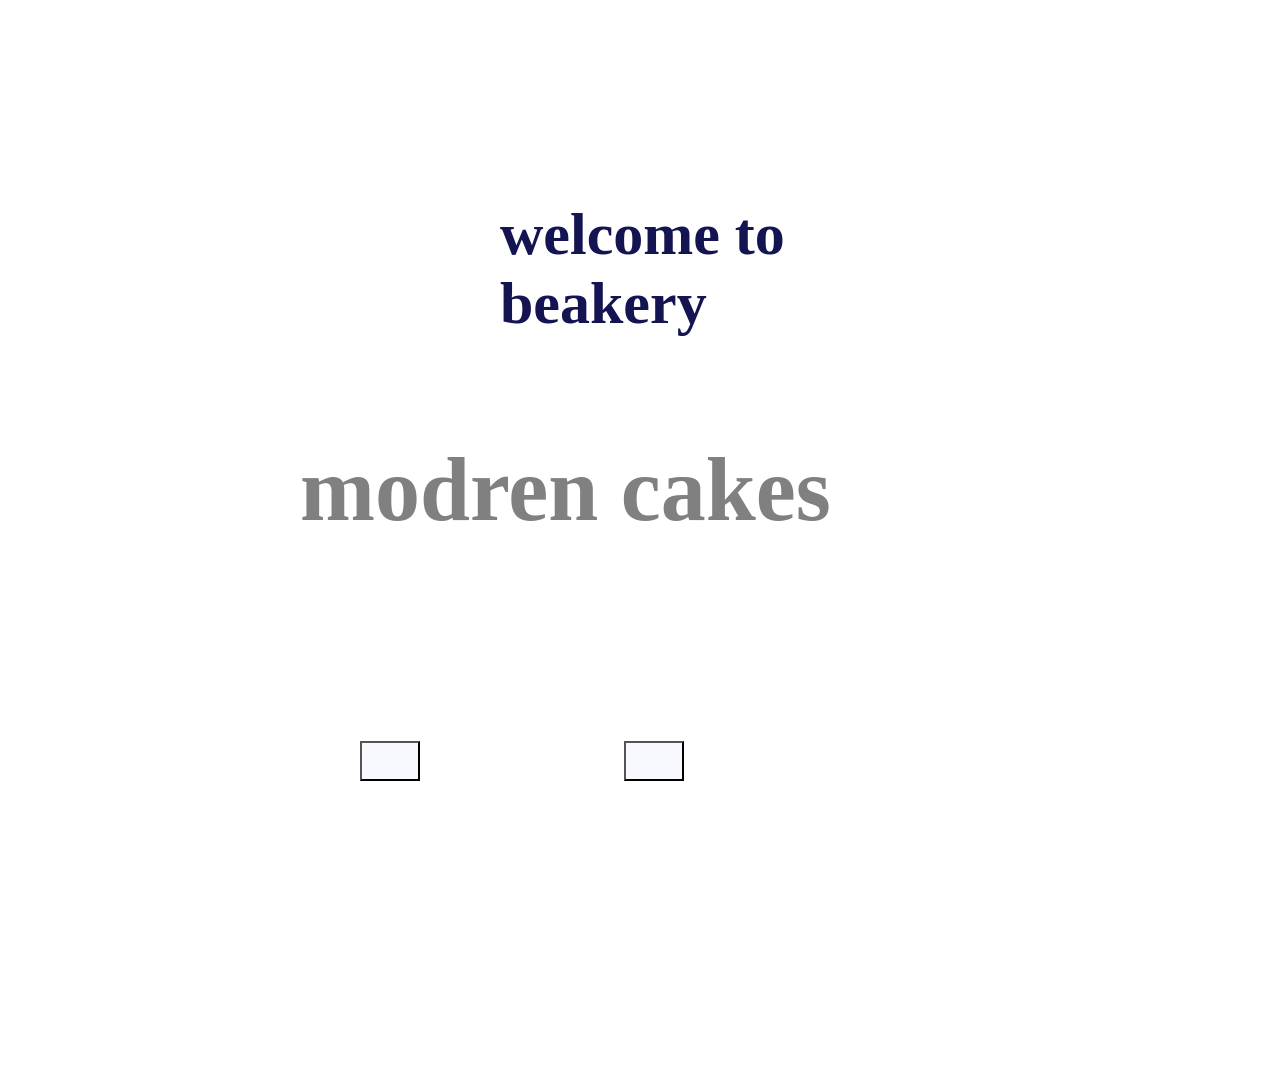
<file: index.html>
<!DOCTYPE html>
<html lang="en">
<head>
    <meta charset="UTF-8">
    <meta name="viewport" content="width=device-width, initial-scale=1.0">
    <title></title>
    <link rel="stylesheet" href="style.css">
</head>
<body>
    <h1 id="text1">welcome to beakery</h1>
    <h1 id="text2">modren cakes</h1>
    <button style="margin-left: 160px;"><a href="register.html">register</a></button>
    <button><a href="login.html">login</a></button>
    
</body>
</html>
</file>
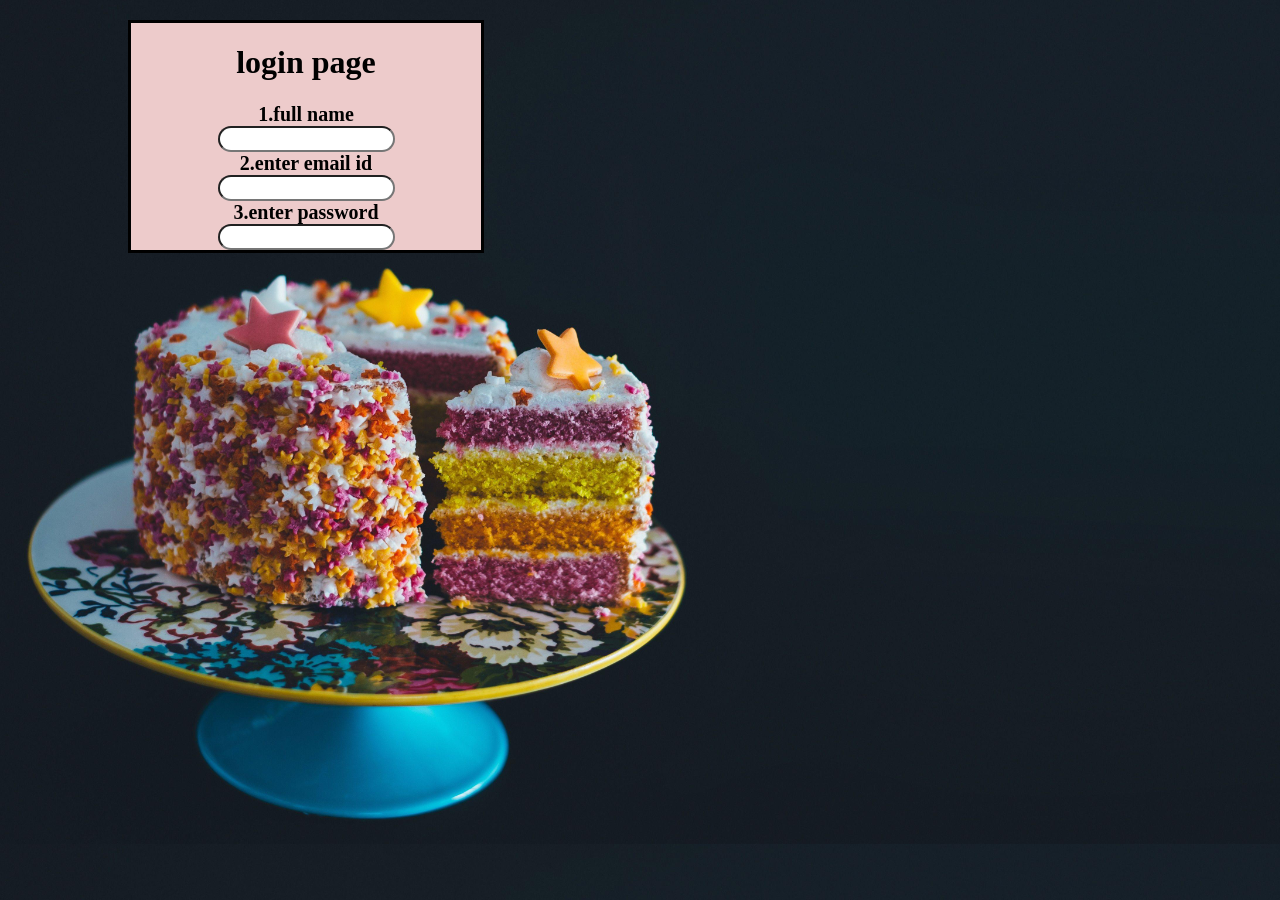
<file: login.html>
<!DOCTYPE html>
<html lang="en">
<head>
    <meta charset="UTF-8">
    <meta name="viewport" content="width=device-width, initial-scale=1.0">
    <title>login page</title>
    <link rel="stylesheet" href="register.css">
    <link rel="stylesheet" href="login.css">
</head>
<body>
    <form action="">
        <h1>login page</h1>
        <label for="">1.full name</label><br>
        <input type="text" name="" id=""><br>
        <label for="">2.enter email id</label><br>
        <input type="email" name="" id=""><br>
        <label for="">3.enter password</label><br>
        <input type="password" name="" id=""><br>

    </form>
</body>
</html>
</file>
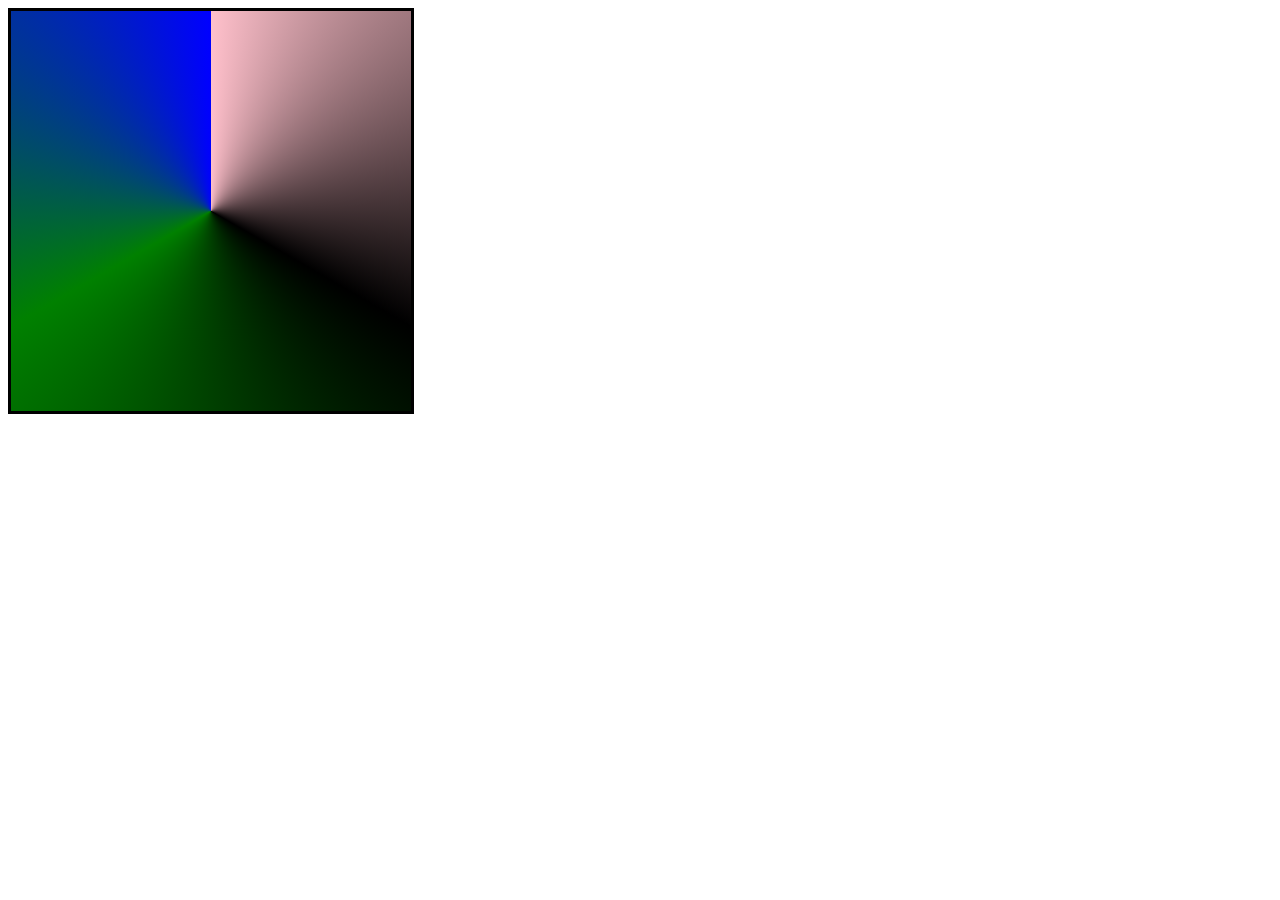
<file: page1.html>
<!DOCTYPE html>
<html lang="en">
<head>
    <meta charset="UTF-8">
    <meta name="viewport" content="width=device-width, initial-scale=1.0">
    <title>Document</title>
    <style>
        div{
            border: solid;
            height: 400px;
            width: 400px;
            background: conic-gradient(pink,black,green,blue);
        }
    </style>
</head>
<body>
    <div></div>
</body>
</html>
</file>
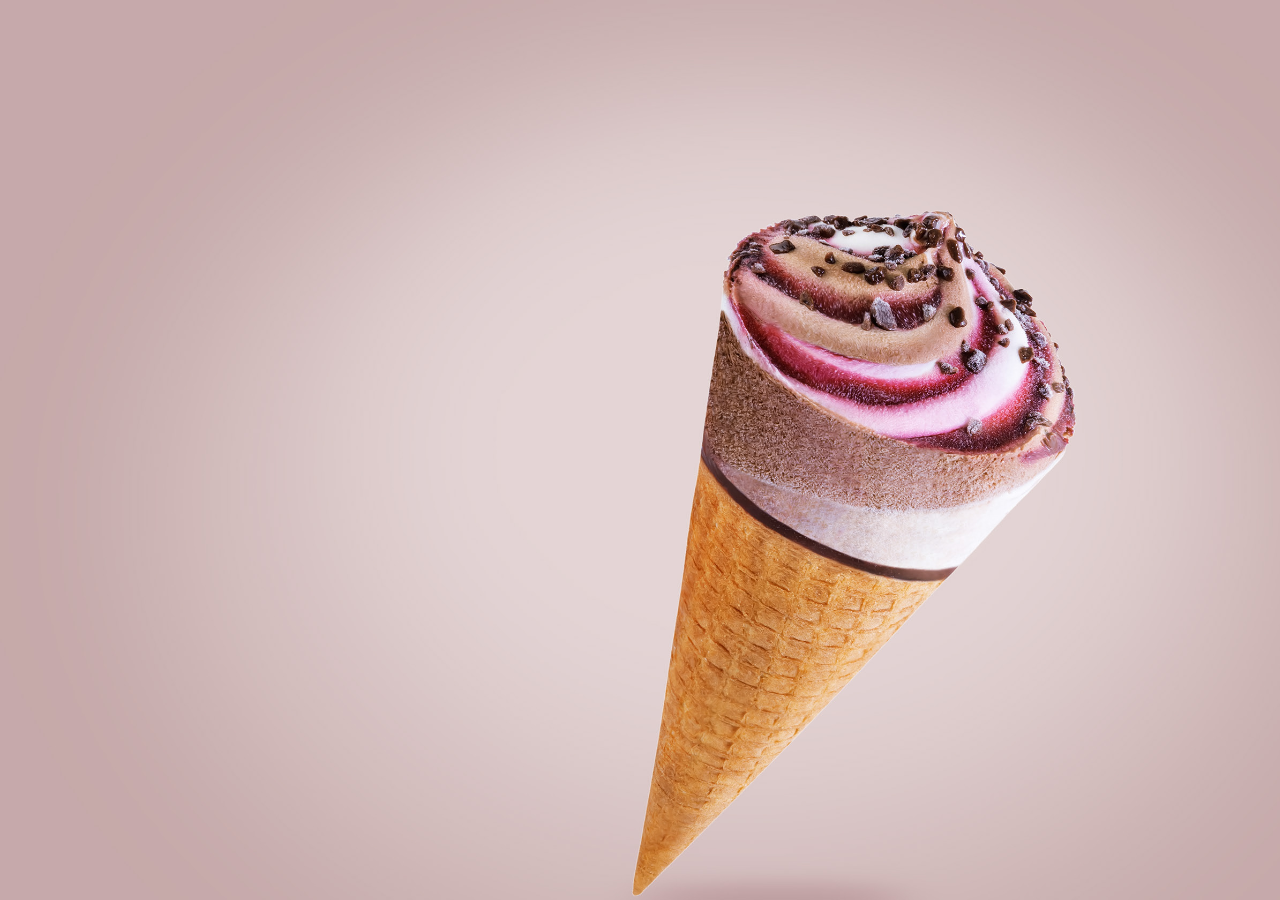
<file: register.html>
<!DOCTYPE html>
<html lang="en">
<head>
    <meta charset="UTF-8">
    <meta name="viewport" content="width=device-width, initial-scale=1.0">
    <title>registration page</title>
    <link rel="stylesheet" href="register.css">
</head>
<body>
    <form action="">
        <h1>registration page</h1>
        <label for="">1.enter full name</label><br>
        <input type="text"><br>
        <label for="">2.enter email id</label><br>
        <input type="text" name="" id=""><br>
        <label for="">3. enter create password</label><br>
        <input type="text"><br>
        <button>submit</button>
    </form>
</body>
</html>
</file>
<file: style.css>
*{
    margin: 100px;
    padding: 0px;
}
body{
    background-image: url(https://wallpapers.com/images/hd/my-birthday-cake-on-pastel-pink-background-iacbvdwnfakr9l8g.jpg);
    background-repeat: no-repeat;
    background-size: 1290px;
}
#text1{
    color: rgb(20, 20, 82);
    font-size: 60px;
    margin-top: 65px;
    margin-left: 300px;
}
#text2{
    color: gray;
    font-size: 90px;

}
button{
    height: 40px;
    width: 60px;
    background-color: ghostwhite;
}
button a{
    color: white;
    font-size: 33px;
    text-decoration: none;
    font-weight: bold;
}
button:
}
</file>
<file: register.css>
body{
    background-image: url(49afc4122729671.60df830e6839e.jpg);
    background-size: 1500px;
}
form{
    border: solid;
    width: 350px;
    margin-left: 1500px;
    margin-top: 20px;
    background-color: rgb(237, 203, 203);
    text-align: center;
}
label{
    color: black;
    font-size: 20px;
    font-weight: bold;
}
input{
    height: 20px;
    width: 230;
    border-radius: 20px;
}
button{
    height: 40px;
    width: 129px;
    background-color: antiquewhite;
    border-radius: 20px;
    color: black;
}
</file>
<file: login.css>
a{
    color: black;
    font-size: 20px;
}
body{
    background-image: url(1555984.jpg);
}
form{
    margin-left: 120px;
}
</file>
